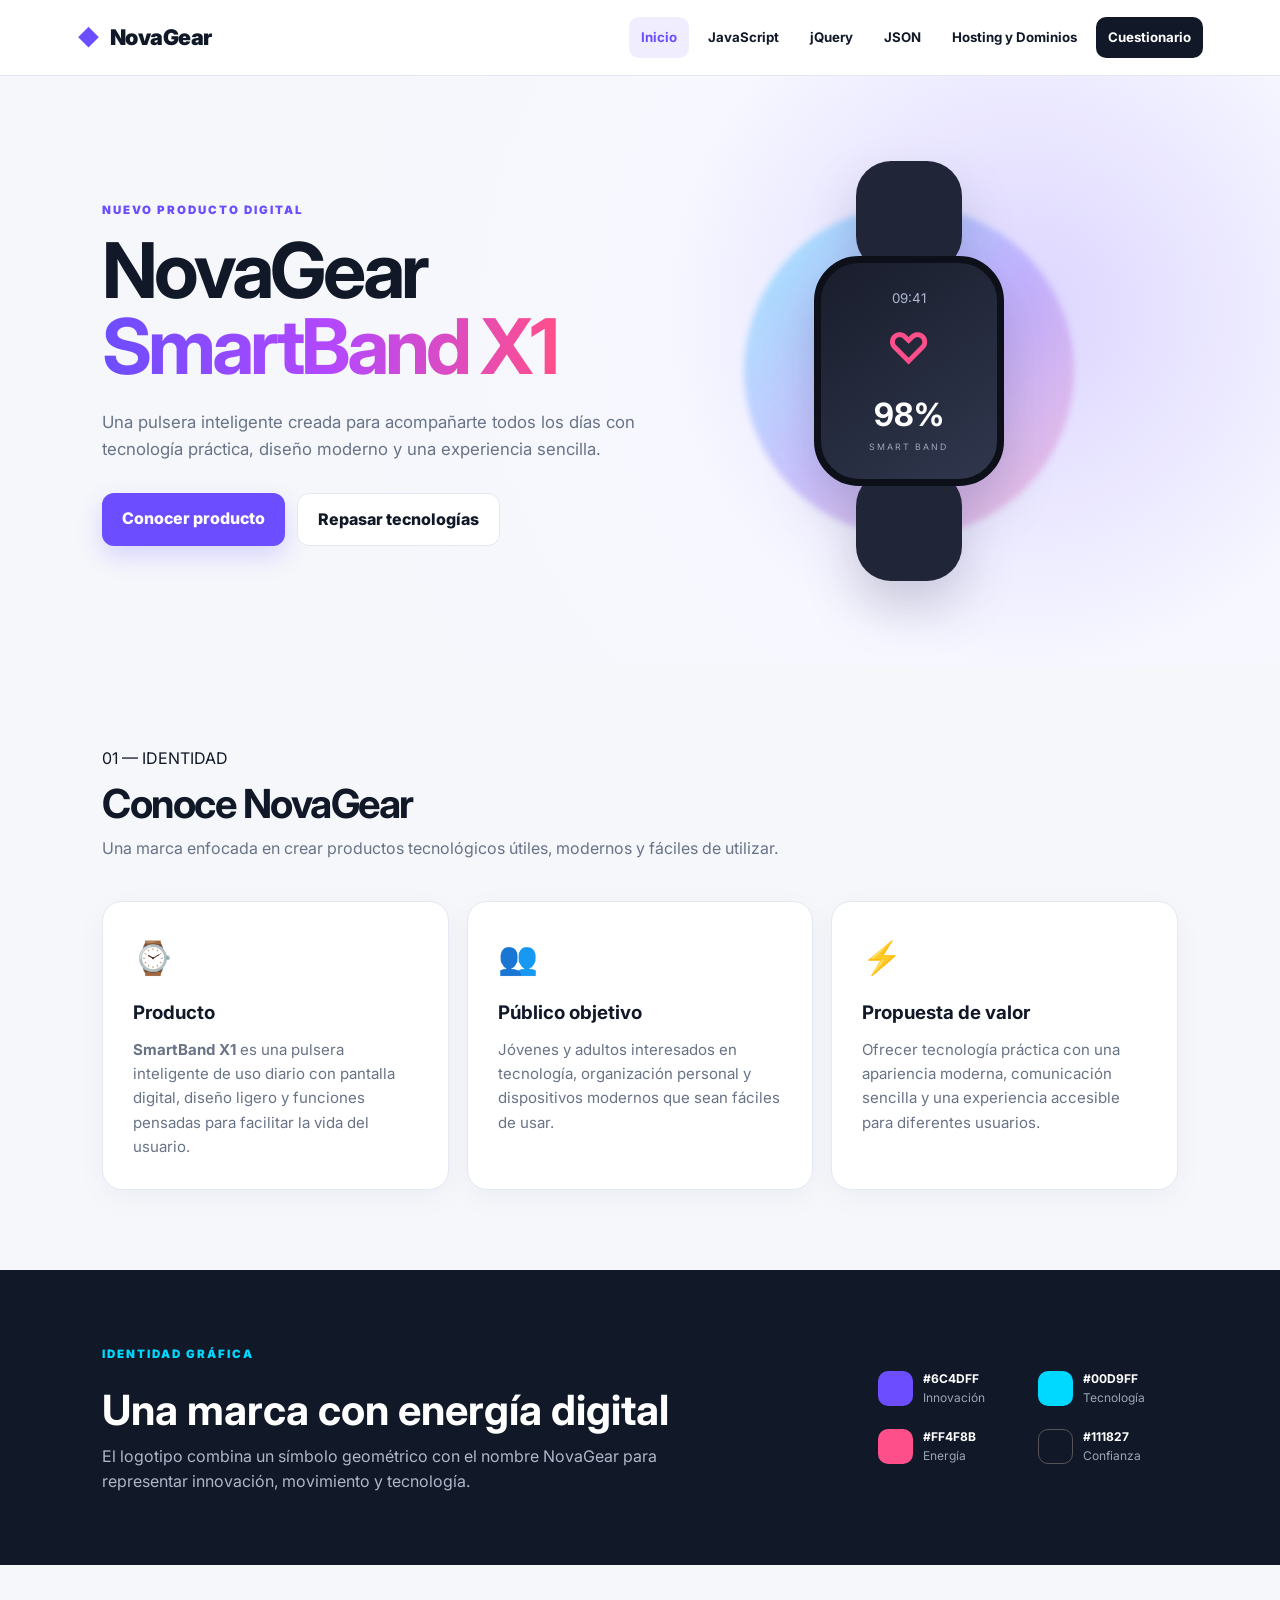
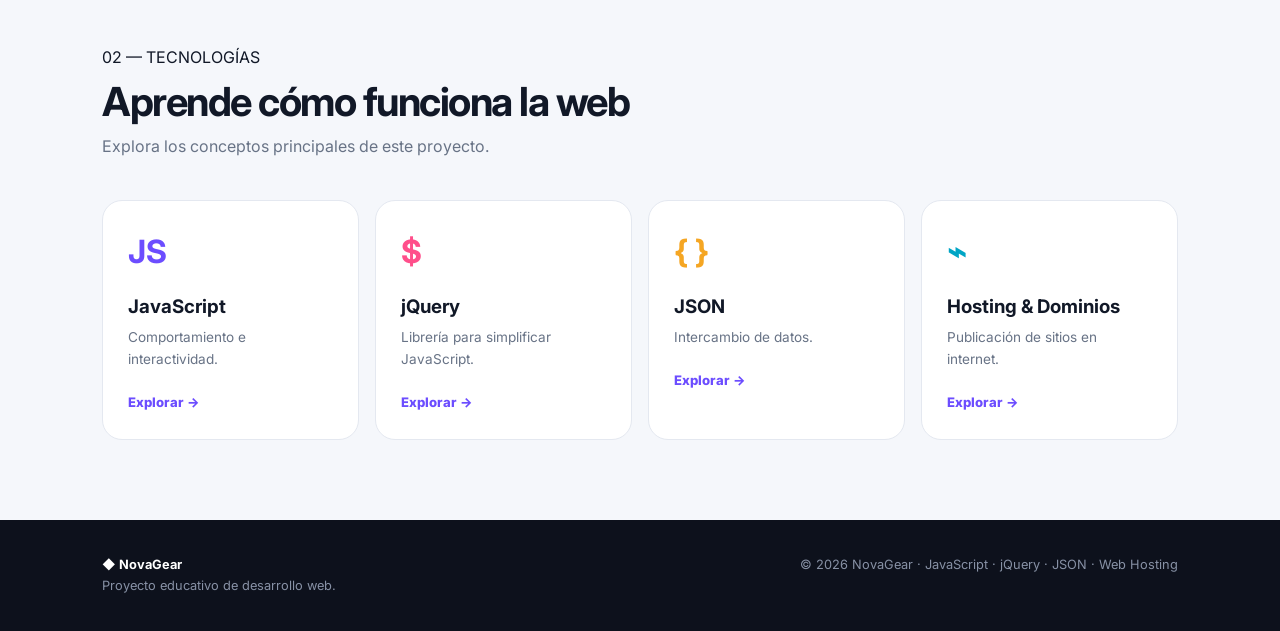
<file: index.html>
<!DOCTYPE html>
<html lang="es">
<head>
  <meta charset="UTF-8">
  <meta name="viewport" content="width=device-width, initial-scale=1.0">
  <title>NovaGear | Tecnología que te mueve</title>
  <link rel="stylesheet" href="css/estilos.css">
</head>
<body>
<header class="header">
  <a class="logo" href="index.html"><span>◆</span> NovaGear</a>
  <button class="menu-btn" onclick="toggleMenu()">☰</button>
  <nav id="nav">
    <a class="active" href="index.html">Inicio</a>
    <a href="javascript.html">JavaScript</a>
    <a href="jquery.html">jQuery</a>
    <a href="json.html">JSON</a>
    <a href="hosting.html">Hosting y Dominios</a>
    <a class="quiz-link" href="cuestionario.html">Cuestionario</a>
  </nav>
</header>

<main>
<section class="hero">
  <div class="hero-text">
    <span class="tag">NUEVO PRODUCTO DIGITAL</span>
    <h1>NovaGear<br><strong>SmartBand X1</strong></h1>
    <p>Una pulsera inteligente creada para acompañarte todos los días con tecnología práctica, diseño moderno y una experiencia sencilla.</p>
    <div class="buttons">
      <a class="btn primary" href="#producto">Conocer producto</a>
      <a class="btn outline" href="cuestionario.html">Repasar tecnologías</a>
    </div>
  </div>
  <div class="product-art">
    <div class="orb"></div>
    <div class="watch">
      <div class="strap top"></div>
      <div class="screen">
        <small>09:41</small>
        <b>♡</b>
        <strong>98%</strong>
        <span>SMART BAND</span>
      </div>
      <div class="strap bottom"></div>
    </div>
  </div>
</section>

<section id="producto" class="section">
  <div class="section-title">
    <span>01 — IDENTIDAD</span>
    <h2>Conoce NovaGear</h2>
    <p>Una marca enfocada en crear productos tecnológicos útiles, modernos y fáciles de utilizar.</p>
  </div>
  <div class="cards three">
    <article class="card">
      <div class="icon">⌚</div><h3>Producto</h3>
      <p><b>SmartBand X1</b> es una pulsera inteligente de uso diario con pantalla digital, diseño ligero y funciones pensadas para facilitar la vida del usuario.</p>
    </article>
    <article class="card">
      <div class="icon">👥</div><h3>Público objetivo</h3>
      <p>Jóvenes y adultos interesados en tecnología, organización personal y dispositivos modernos que sean fáciles de usar.</p>
    </article>
    <article class="card">
      <div class="icon">⚡</div><h3>Propuesta de valor</h3>
      <p>Ofrecer tecnología práctica con una apariencia moderna, comunicación sencilla y una experiencia accesible para diferentes usuarios.</p>
    </article>
  </div>
</section>

<section class="brand-section">
  <div>
    <span class="tag">IDENTIDAD GRÁFICA</span>
    <h2>Una marca con energía digital</h2>
    <p>El logotipo combina un símbolo geométrico con el nombre NovaGear para representar innovación, movimiento y tecnología.</p>
  </div>
  <div class="palette">
    <div><i class="c1"></i><b>#6C4DFF</b><span>Innovación</span></div>
    <div><i class="c2"></i><b>#00D9FF</b><span>Tecnología</span></div>
    <div><i class="c3"></i><b>#FF4F8B</b><span>Energía</span></div>
    <div><i class="c4"></i><b>#111827</b><span>Confianza</span></div>
  </div>
</section>

<section class="section">
  <div class="section-title">
    <span>02 — TECNOLOGÍAS</span>
    <h2>Aprende cómo funciona la web</h2>
    <p>Explora los conceptos principales de este proyecto.</p>
  </div>
  <div class="tech-grid">
    <a href="javascript.html" class="tech js"><b>JS</b><h3>JavaScript</h3><p>Comportamiento e interactividad.</p><span>Explorar →</span></a>
    <a href="jquery.html" class="tech jq"><b>$</b><h3>jQuery</h3><p>Librería para simplificar JavaScript.</p><span>Explorar →</span></a>
    <a href="json.html" class="tech json"><b>{ }</b><h3>JSON</h3><p>Intercambio de datos.</p><span>Explorar →</span></a>
    <a href="hosting.html" class="tech web"><b>⌁</b><h3>Hosting & Dominios</h3><p>Publicación de sitios en internet.</p><span>Explorar →</span></a>
  </div>
</section>
</main>

<footer><div><b>◆ NovaGear</b><p>Proyecto educativo de desarrollo web.</p></div><p>© 2026 NovaGear · JavaScript · jQuery · JSON · Web Hosting</p></footer>
<script src="js/app.js"></script>
</body>
</html>
</file>
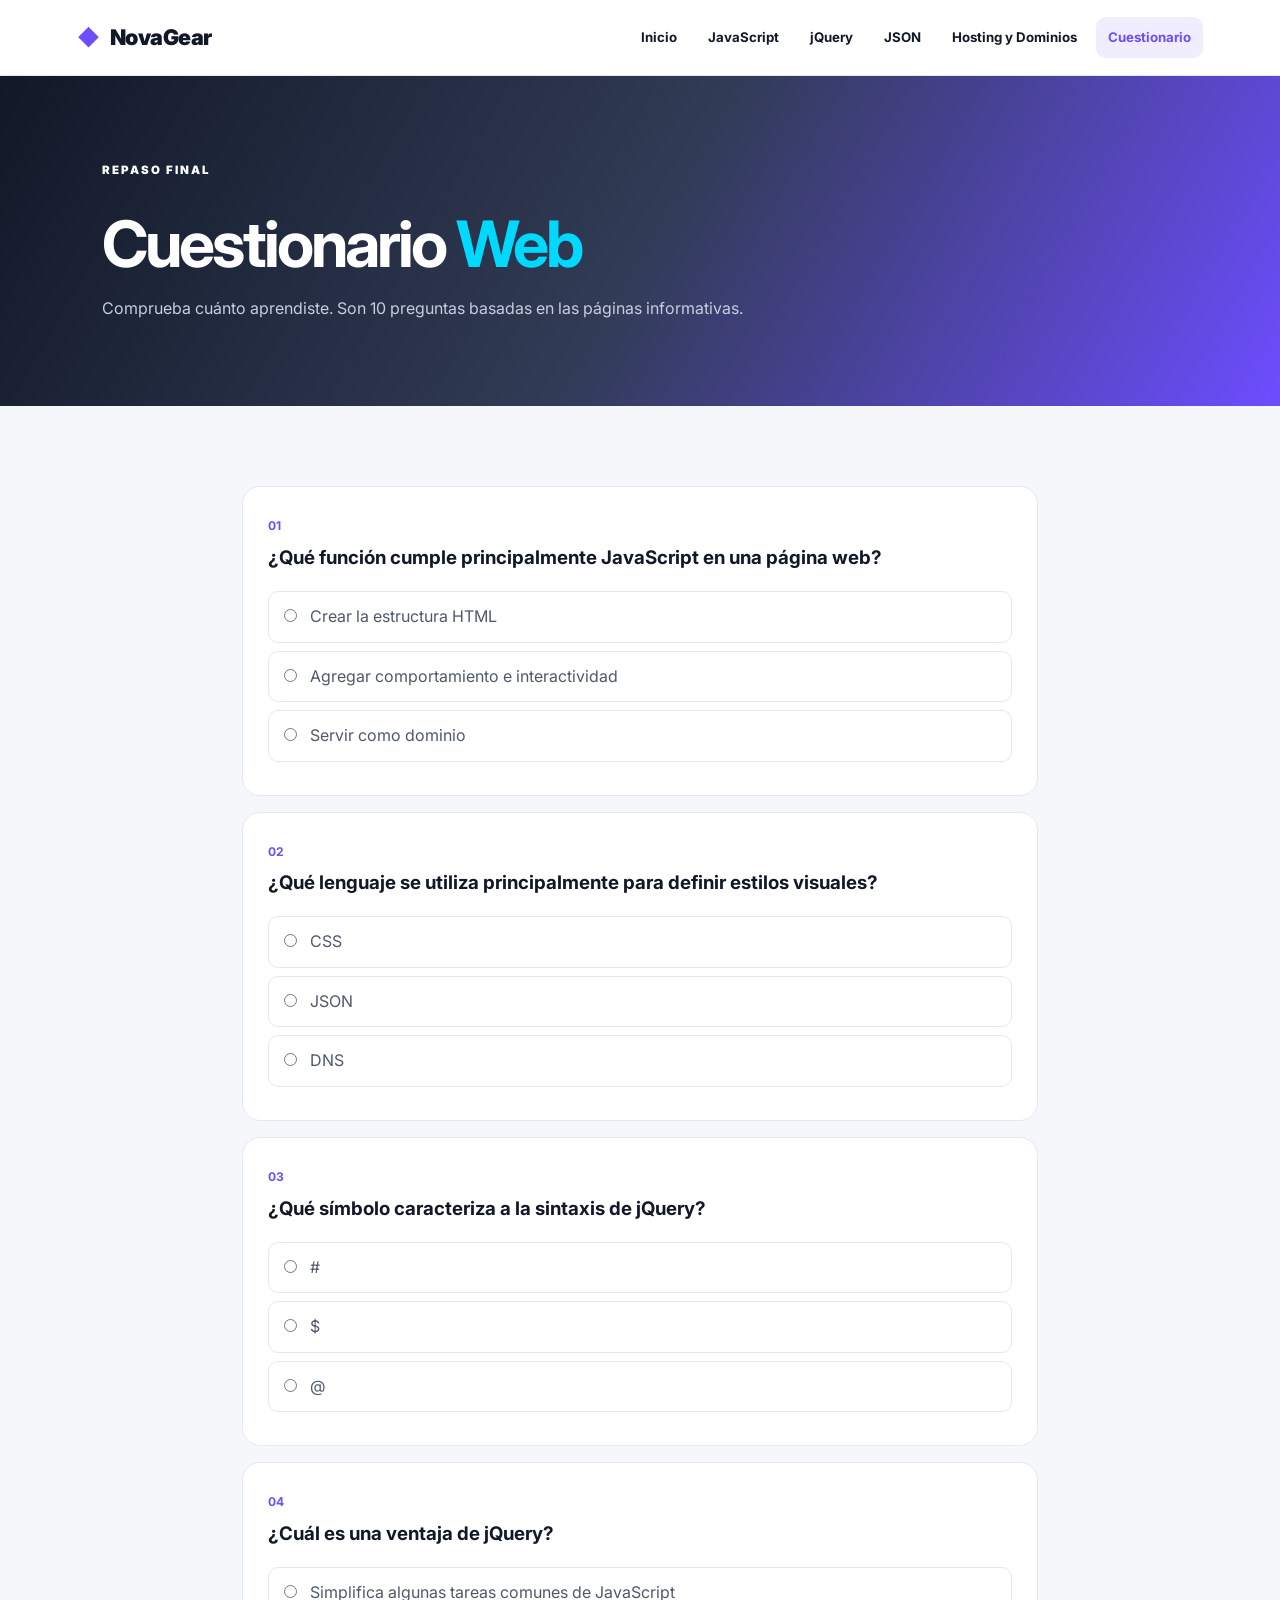
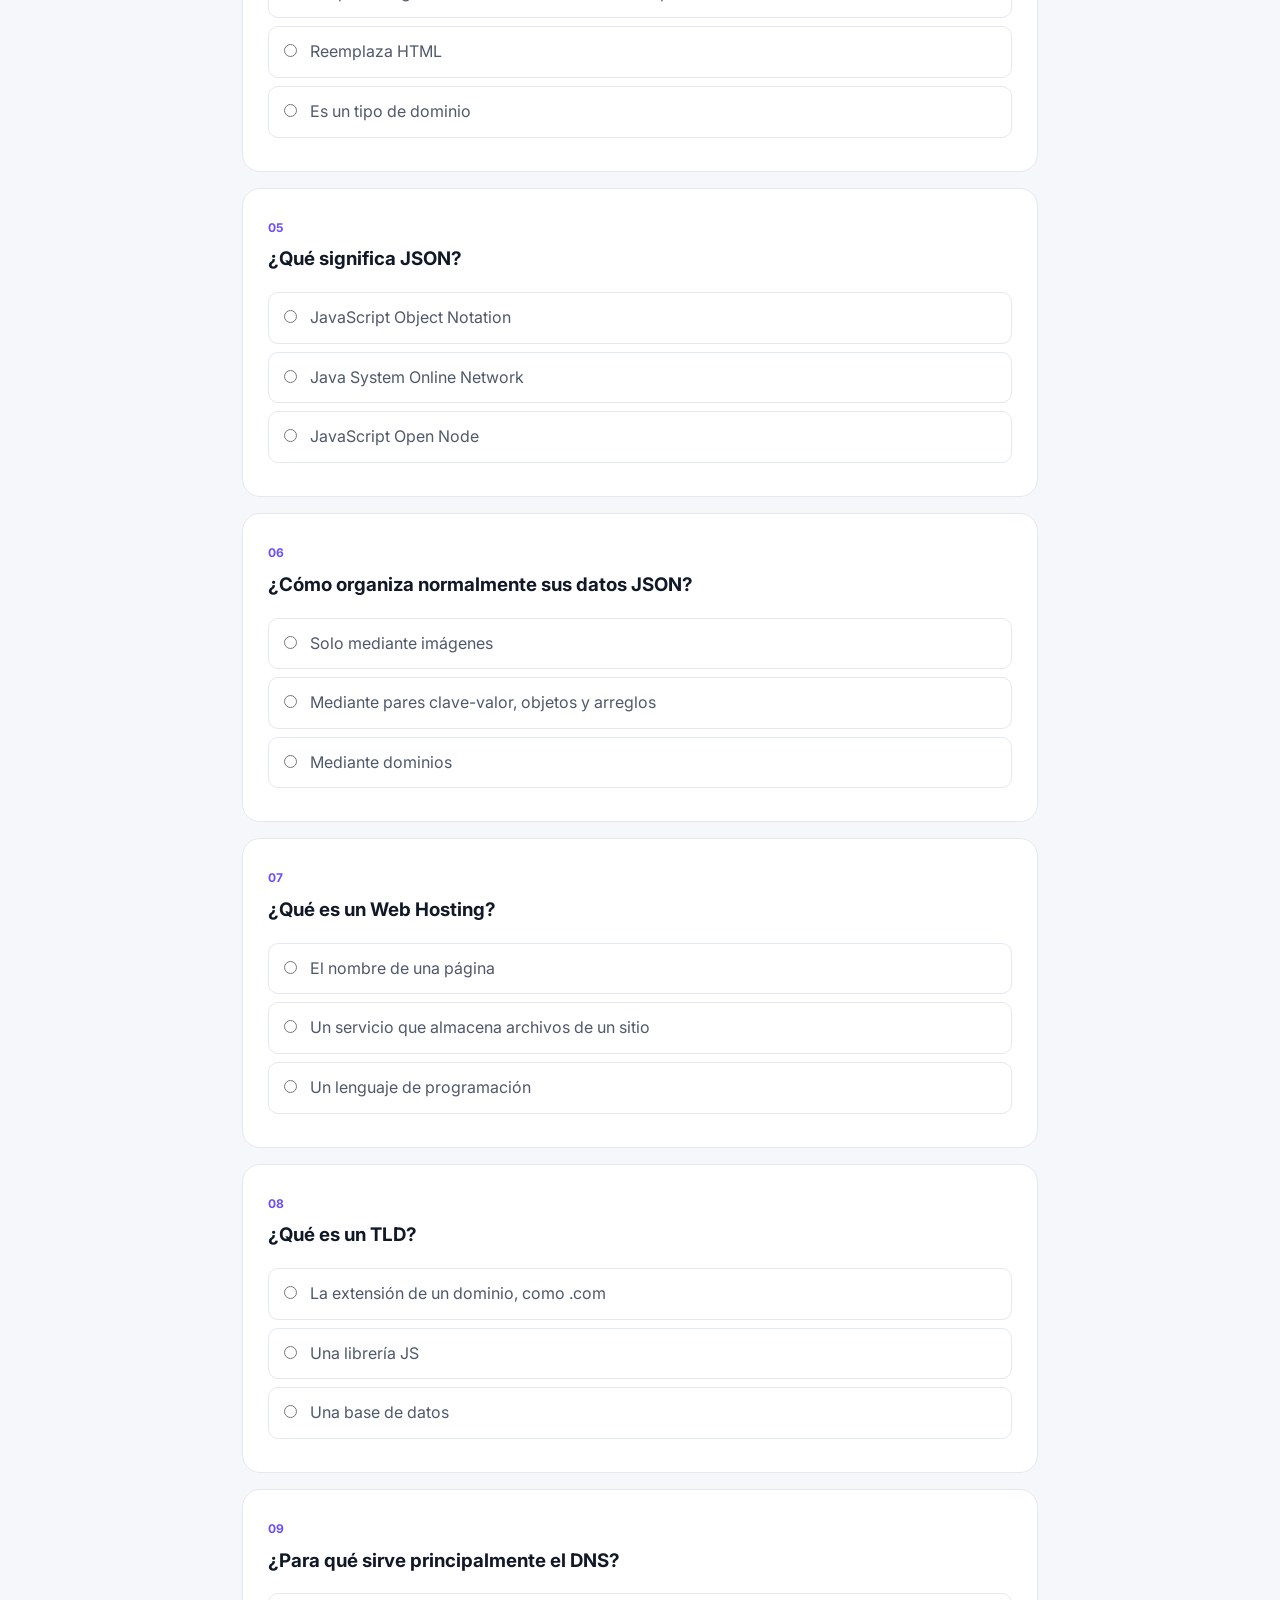
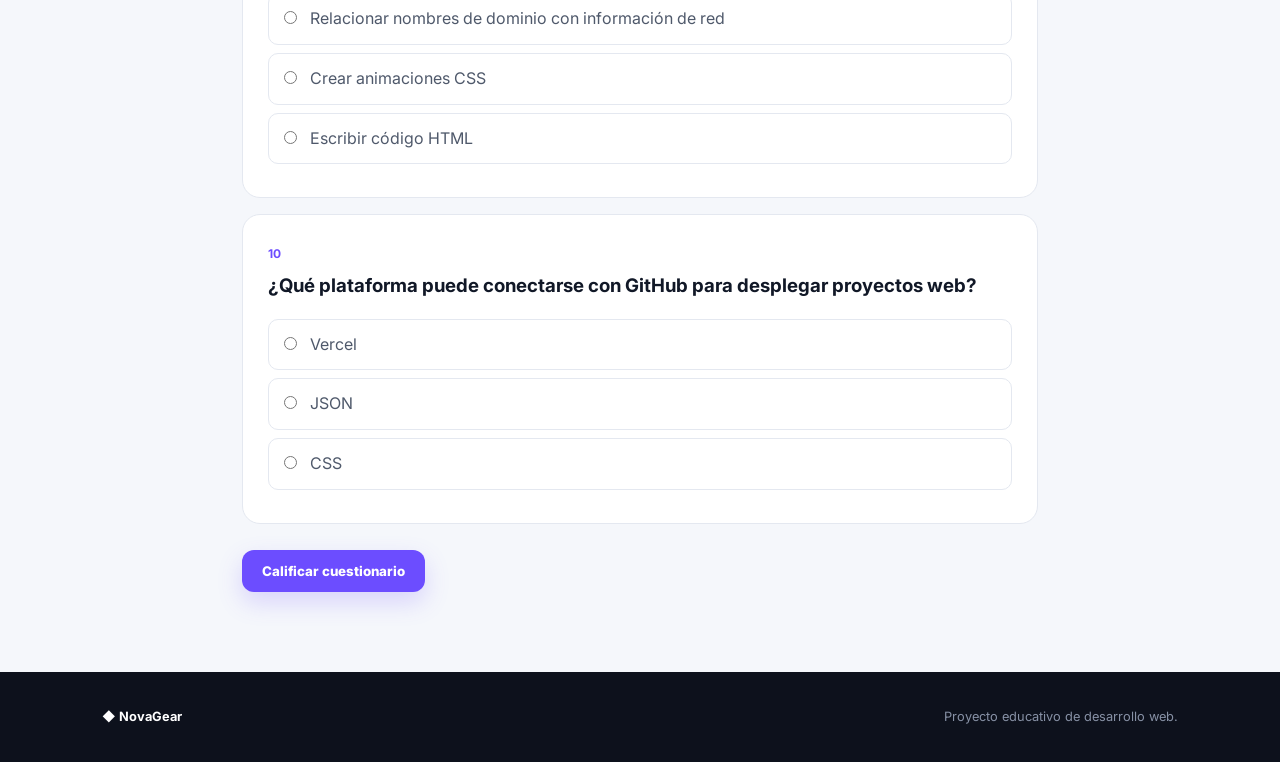
<file: cuestionario.html>
<!DOCTYPE html>
<html lang="es"><head><meta charset="UTF-8"><meta name="viewport" content="width=device-width, initial-scale=1.0"><title>Cuestionario Web | NovaGear</title><link rel="stylesheet" href="css/estilos.css"></head>
<body><header class="header"><a class="logo" href="index.html"><span>◆</span> NovaGear</a><button class="menu-btn" onclick="toggleMenu()">☰</button><nav id="nav"><a href="index.html">Inicio</a><a href="javascript.html">JavaScript</a><a href="jquery.html">jQuery</a><a href="json.html">JSON</a><a href="hosting.html">Hosting y Dominios</a><a class="quiz-link active" href="cuestionario.html">Cuestionario</a></nav></header>
<main class="page"><div class="page-hero quiz-bg"><span class="tag">REPASO FINAL</span><h1>Cuestionario <em>Web</em></h1><p>Comprueba cuánto aprendiste. Son 10 preguntas basadas en las páginas informativas.</p></div>
<section class="quiz section"><form id="quizForm">
<div class="question"><b>01</b><h3>¿Qué función cumple principalmente JavaScript en una página web?</h3><label><input type="radio" name="q1" value="a"> Crear la estructura HTML</label><label><input type="radio" name="q1" value="b"> Agregar comportamiento e interactividad</label><label><input type="radio" name="q1" value="c"> Servir como dominio</label></div>
<div class="question"><b>02</b><h3>¿Qué lenguaje se utiliza principalmente para definir estilos visuales?</h3><label><input type="radio" name="q2" value="a"> CSS</label><label><input type="radio" name="q2" value="b"> JSON</label><label><input type="radio" name="q2" value="c"> DNS</label></div>
<div class="question"><b>03</b><h3>¿Qué símbolo caracteriza a la sintaxis de jQuery?</h3><label><input type="radio" name="q3" value="a"> #</label><label><input type="radio" name="q3" value="b"> $</label><label><input type="radio" name="q3" value="c"> @</label></div>
<div class="question"><b>04</b><h3>¿Cuál es una ventaja de jQuery?</h3><label><input type="radio" name="q4" value="a"> Simplifica algunas tareas comunes de JavaScript</label><label><input type="radio" name="q4" value="b"> Reemplaza HTML</label><label><input type="radio" name="q4" value="c"> Es un tipo de dominio</label></div>
<div class="question"><b>05</b><h3>¿Qué significa JSON?</h3><label><input type="radio" name="q5" value="a"> JavaScript Object Notation</label><label><input type="radio" name="q5" value="b"> Java System Online Network</label><label><input type="radio" name="q5" value="c"> JavaScript Open Node</label></div>
<div class="question"><b>06</b><h3>¿Cómo organiza normalmente sus datos JSON?</h3><label><input type="radio" name="q6" value="a"> Solo mediante imágenes</label><label><input type="radio" name="q6" value="b"> Mediante pares clave-valor, objetos y arreglos</label><label><input type="radio" name="q6" value="c"> Mediante dominios</label></div>
<div class="question"><b>07</b><h3>¿Qué es un Web Hosting?</h3><label><input type="radio" name="q7" value="a"> El nombre de una página</label><label><input type="radio" name="q7" value="b"> Un servicio que almacena archivos de un sitio</label><label><input type="radio" name="q7" value="c"> Un lenguaje de programación</label></div>
<div class="question"><b>08</b><h3>¿Qué es un TLD?</h3><label><input type="radio" name="q8" value="a"> La extensión de un dominio, como .com</label><label><input type="radio" name="q8" value="b"> Una librería JS</label><label><input type="radio" name="q8" value="c"> Una base de datos</label></div>
<div class="question"><b>09</b><h3>¿Para qué sirve principalmente el DNS?</h3><label><input type="radio" name="q9" value="a"> Relacionar nombres de dominio con información de red</label><label><input type="radio" name="q9" value="b"> Crear animaciones CSS</label><label><input type="radio" name="q9" value="c"> Escribir código HTML</label></div>
<div class="question"><b>10</b><h3>¿Qué plataforma puede conectarse con GitHub para desplegar proyectos web?</h3><label><input type="radio" name="q10" value="a"> Vercel</label><label><input type="radio" name="q10" value="b"> JSON</label><label><input type="radio" name="q10" value="c"> CSS</label></div>
<button type="submit" class="btn primary submit">Calificar cuestionario</button></form><div id="resultado" class="result"></div></section></main>
<footer><b>◆ NovaGear</b><p>Proyecto educativo de desarrollo web.</p></footer><script src="js/app.js"></script></body></html>
</file>
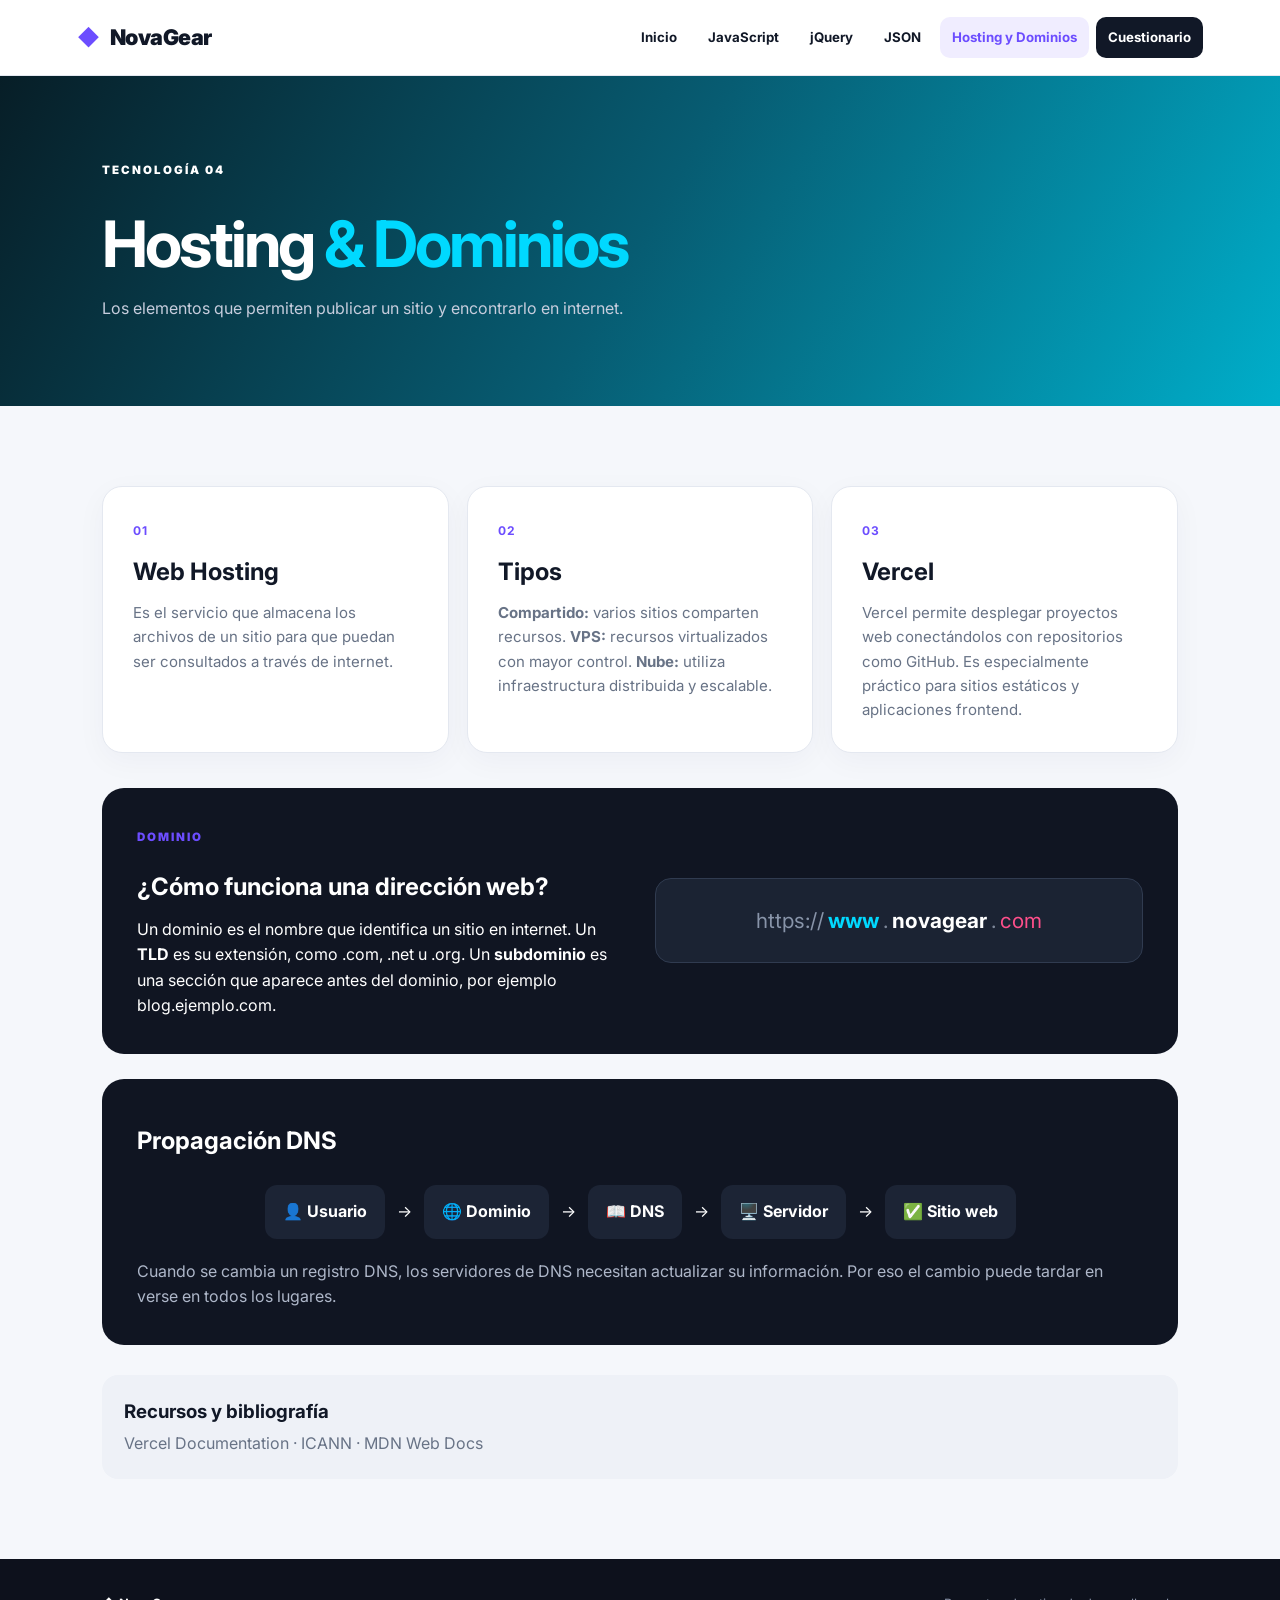
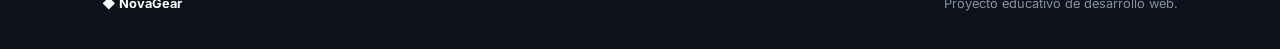
<file: hosting.html>
<!DOCTYPE html>
<html lang="es"><head><meta charset="UTF-8"><meta name="viewport" content="width=device-width, initial-scale=1.0"><title>Hosting y Dominios | NovaGear</title><link rel="stylesheet" href="css/estilos.css"></head>
<body><header class="header"><a class="logo" href="index.html"><span>◆</span> NovaGear</a><button class="menu-btn" onclick="toggleMenu()">☰</button><nav id="nav"><a href="index.html">Inicio</a><a href="javascript.html">JavaScript</a><a href="jquery.html">jQuery</a><a href="json.html">JSON</a><a class="active" href="hosting.html">Hosting y Dominios</a><a class="quiz-link" href="cuestionario.html">Cuestionario</a></nav></header>
<main class="page"><div class="page-hero web-bg"><span class="tag">TECNOLOGÍA 04</span><h1>Hosting <em>& Dominios</em></h1><p>Los elementos que permiten publicar un sitio y encontrarlo en internet.</p></div>
<section class="section"><div class="info-grid"><article class="info-card"><b class="num">01</b><h2>Web Hosting</h2><p>Es el servicio que almacena los archivos de un sitio para que puedan ser consultados a través de internet.</p></article><article class="info-card"><b class="num">02</b><h2>Tipos</h2><p><b>Compartido:</b> varios sitios comparten recursos. <b>VPS:</b> recursos virtualizados con mayor control. <b>Nube:</b> utiliza infraestructura distribuida y escalable.</p></article><article class="info-card"><b class="num">03</b><h2>Vercel</h2><p>Vercel permite desplegar proyectos web conectándolos con repositorios como GitHub. Es especialmente práctico para sitios estáticos y aplicaciones frontend.</p></article></div>
<div class="domain-box"><div><span class="tag">DOMINIO</span><h2>¿Cómo funciona una dirección web?</h2><p>Un dominio es el nombre que identifica un sitio en internet. Un <b>TLD</b> es su extensión, como .com, .net u .org. Un <b>subdominio</b> es una sección que aparece antes del dominio, por ejemplo blog.ejemplo.com.</p></div><div class="domain-example"><span>https://</span><b>www</b><i>.</i><strong>novagear</strong><i>.</i><em>com</em></div></div>
<div class="dns"><h2>Propagación DNS</h2><div class="dns-flow"><div>👤 Usuario</div><span>→</span><div>🌐 Dominio</div><span>→</span><div>📖 DNS</div><span>→</span><div>🖥️ Servidor</div><span>→</span><div>✅ Sitio web</div></div><p>Cuando se cambia un registro DNS, los servidores de DNS necesitan actualizar su información. Por eso el cambio puede tardar en verse en todos los lugares.</p></div>
<div class="sources"><h3>Recursos y bibliografía</h3><p>Vercel Documentation · ICANN · MDN Web Docs</p></div></section></main>
<footer><b>◆ NovaGear</b><p>Proyecto educativo de desarrollo web.</p></footer><script src="js/app.js"></script></body></html>
</file>
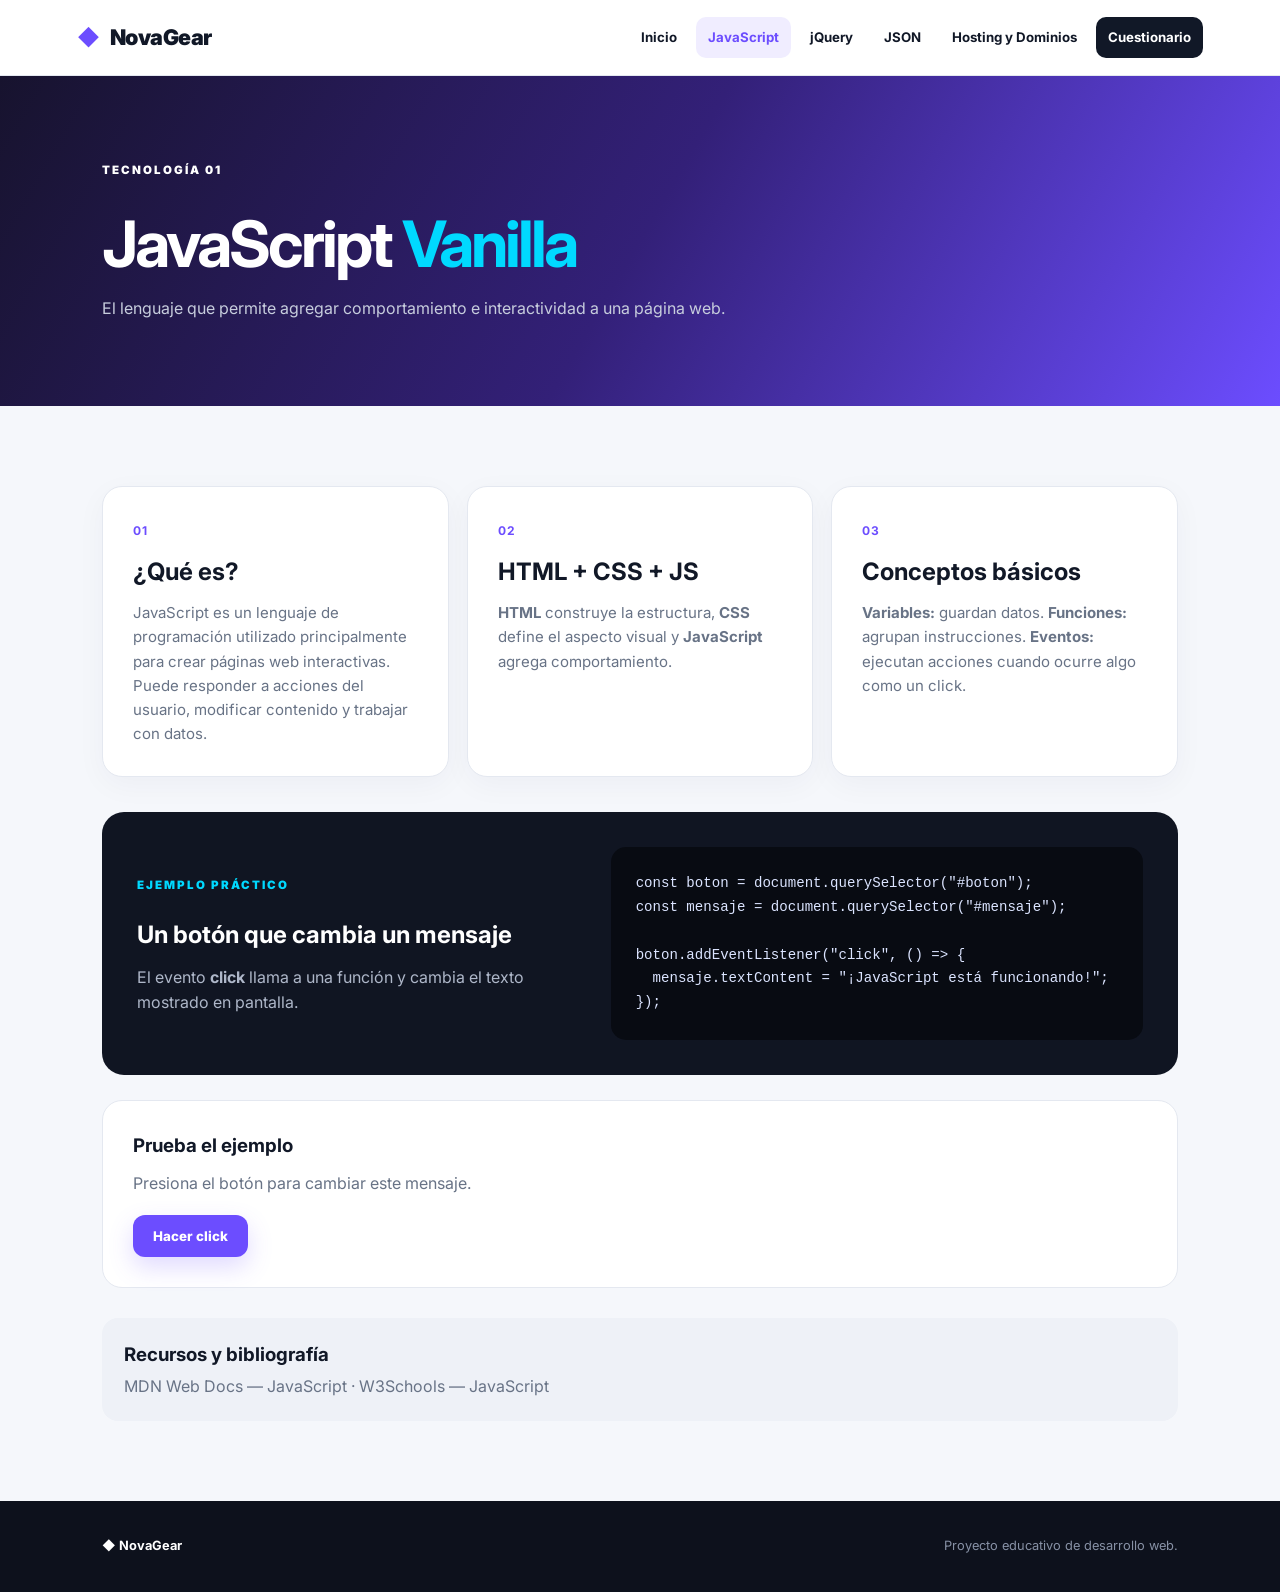
<file: javascript.html>
<!DOCTYPE html>
<html lang="es"><head><meta charset="UTF-8"><meta name="viewport" content="width=device-width, initial-scale=1.0"><title>JavaScript | NovaGear</title><link rel="stylesheet" href="css/estilos.css"></head>
<body><header class="header"><a class="logo" href="index.html"><span>◆</span> NovaGear</a><button class="menu-btn" onclick="toggleMenu()">☰</button><nav id="nav"><a href="index.html">Inicio</a><a class="active" href="javascript.html">JavaScript</a><a href="jquery.html">jQuery</a><a href="json.html">JSON</a><a href="hosting.html">Hosting y Dominios</a><a class="quiz-link" href="cuestionario.html">Cuestionario</a></nav></header>
<main class="page"><div class="page-hero js-bg"><span class="tag">TECNOLOGÍA 01</span><h1>JavaScript <em>Vanilla</em></h1><p>El lenguaje que permite agregar comportamiento e interactividad a una página web.</p></div>
<section class="section"><div class="info-grid"><article class="info-card"><b class="num">01</b><h2>¿Qué es?</h2><p>JavaScript es un lenguaje de programación utilizado principalmente para crear páginas web interactivas. Puede responder a acciones del usuario, modificar contenido y trabajar con datos.</p></article><article class="info-card"><b class="num">02</b><h2>HTML + CSS + JS</h2><p><b>HTML</b> construye la estructura, <b>CSS</b> define el aspecto visual y <b>JavaScript</b> agrega comportamiento.</p></article><article class="info-card"><b class="num">03</b><h2>Conceptos básicos</h2><p><b>Variables:</b> guardan datos. <b>Funciones:</b> agrupan instrucciones. <b>Eventos:</b> ejecutan acciones cuando ocurre algo como un click.</p></article></div>
<div class="code-demo"><div><span class="tag">EJEMPLO PRÁCTICO</span><h2>Un botón que cambia un mensaje</h2><p>El evento <b>click</b> llama a una función y cambia el texto mostrado en pantalla.</p></div><pre><code>const boton = document.querySelector("#boton");
const mensaje = document.querySelector("#mensaje");

boton.addEventListener("click", () => {
  mensaje.textContent = "¡JavaScript está funcionando!";
});</code></pre></div>
<div class="live-demo"><h3>Prueba el ejemplo</h3><p id="mensaje">Presiona el botón para cambiar este mensaje.</p><button class="btn primary" id="boton">Hacer click</button></div>
<div class="sources"><h3>Recursos y bibliografía</h3><p>MDN Web Docs — JavaScript · W3Schools — JavaScript</p></div></section></main>
<footer><b>◆ NovaGear</b><p>Proyecto educativo de desarrollo web.</p></footer><script src="js/app.js"></script></body></html>
</file>
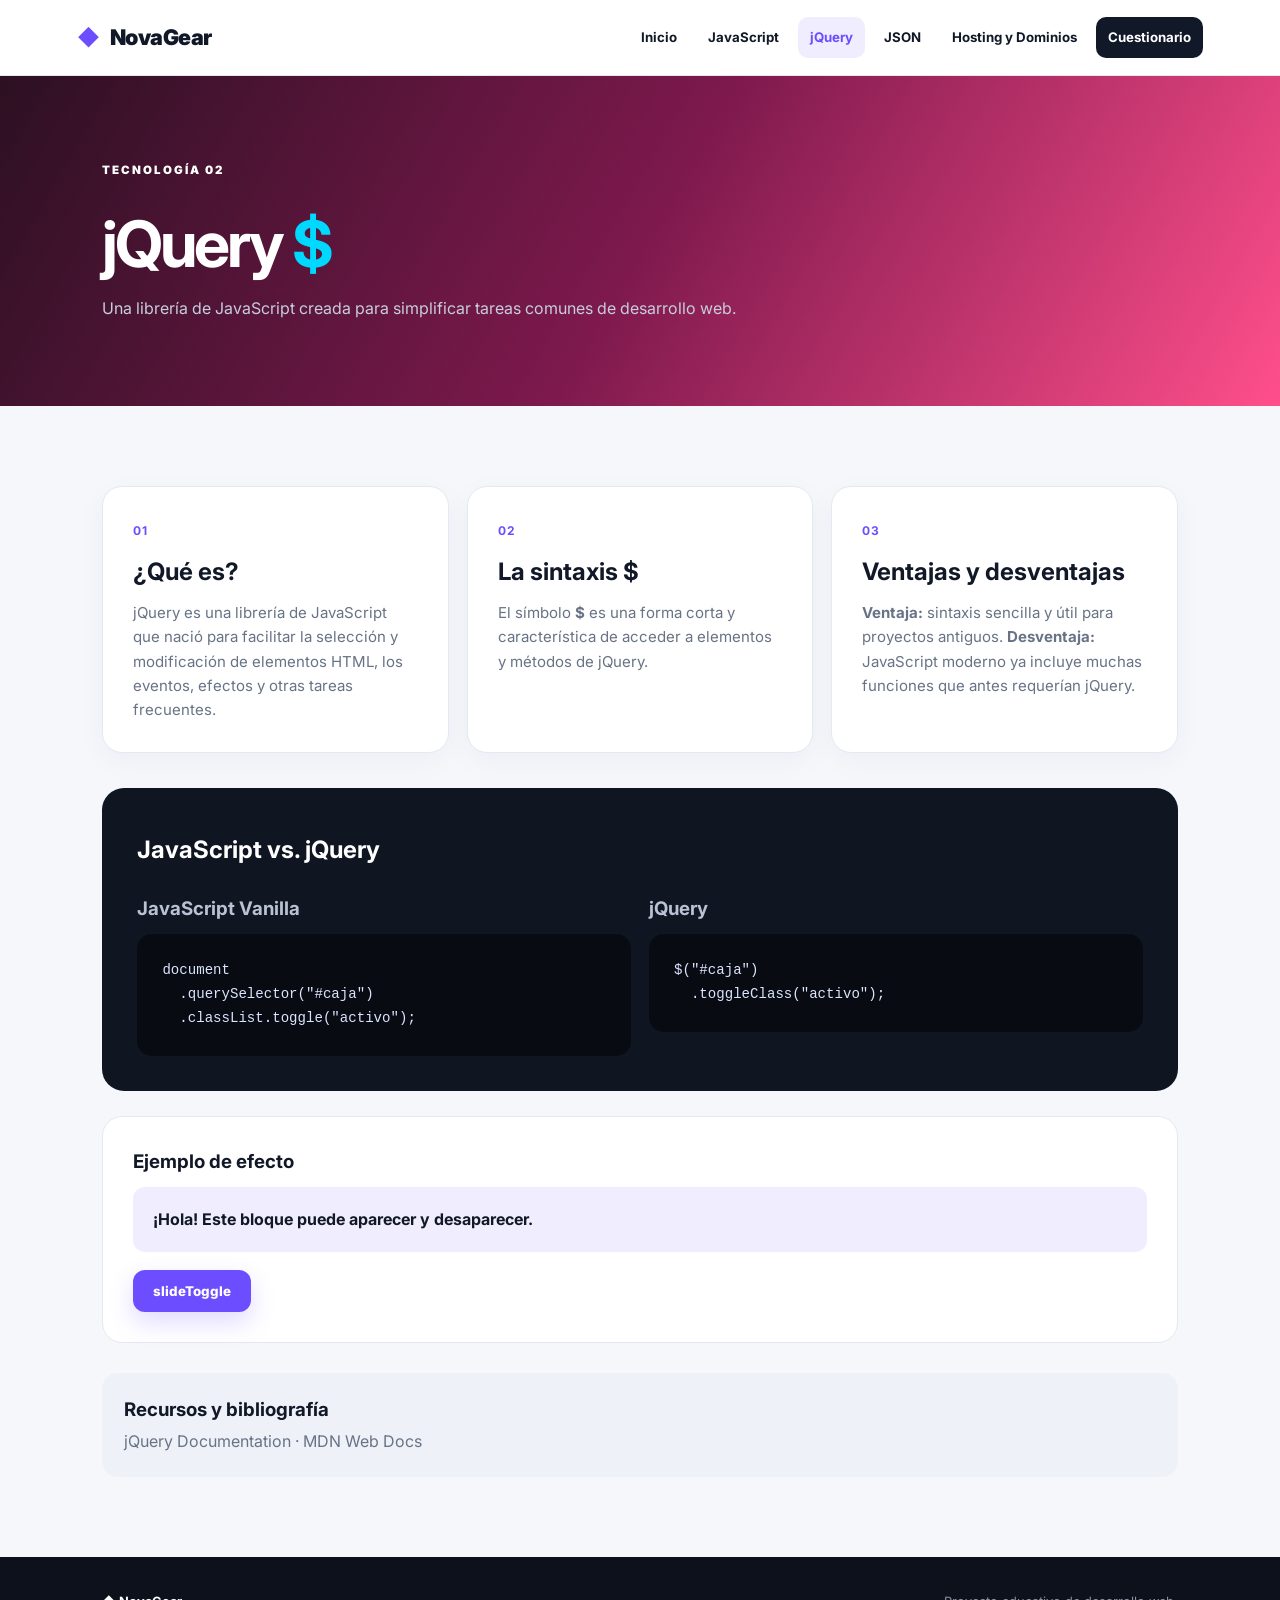
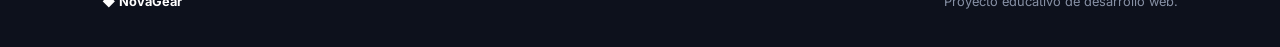
<file: jquery.html>
<!DOCTYPE html>
<html lang="es"><head><meta charset="UTF-8"><meta name="viewport" content="width=device-width, initial-scale=1.0"><title>jQuery | NovaGear</title><link rel="stylesheet" href="css/estilos.css"></head>
<body><header class="header"><a class="logo" href="index.html"><span>◆</span> NovaGear</a><button class="menu-btn" onclick="toggleMenu()">☰</button><nav id="nav"><a href="index.html">Inicio</a><a href="javascript.html">JavaScript</a><a class="active" href="jquery.html">jQuery</a><a href="json.html">JSON</a><a href="hosting.html">Hosting y Dominios</a><a class="quiz-link" href="cuestionario.html">Cuestionario</a></nav></header>
<main class="page"><div class="page-hero jq-bg"><span class="tag">TECNOLOGÍA 02</span><h1>jQuery <em>$</em></h1><p>Una librería de JavaScript creada para simplificar tareas comunes de desarrollo web.</p></div>
<section class="section"><div class="info-grid"><article class="info-card"><b class="num">01</b><h2>¿Qué es?</h2><p>jQuery es una librería de JavaScript que nació para facilitar la selección y modificación de elementos HTML, los eventos, efectos y otras tareas frecuentes.</p></article><article class="info-card"><b class="num">02</b><h2>La sintaxis $</h2><p>El símbolo <b>$</b> es una forma corta y característica de acceder a elementos y métodos de jQuery.</p></article><article class="info-card"><b class="num">03</b><h2>Ventajas y desventajas</h2><p><b>Ventaja:</b> sintaxis sencilla y útil para proyectos antiguos. <b>Desventaja:</b> JavaScript moderno ya incluye muchas funciones que antes requerían jQuery.</p></article></div>
<div class="compare"><h2>JavaScript vs. jQuery</h2><div class="compare-grid"><div><h3>JavaScript Vanilla</h3><pre><code>document
  .querySelector("#caja")
  .classList.toggle("activo");</code></pre></div><div><h3>jQuery</h3><pre><code>$("#caja")
  .toggleClass("activo");</code></pre></div></div></div>
<div class="live-demo"><h3>Ejemplo de efecto</h3><div id="cajaJQ" class="demo-box">¡Hola! Este bloque puede aparecer y desaparecer.</div><button class="btn primary" id="toggleJQ">slideToggle</button></div>
<div class="sources"><h3>Recursos y bibliografía</h3><p>jQuery Documentation · MDN Web Docs</p></div></section></main>
<footer><b>◆ NovaGear</b><p>Proyecto educativo de desarrollo web.</p></footer><script src="https://code.jquery.com/jquery-3.7.1.min.js"></script><script src="js/app.js"></script></body></html>
</file>
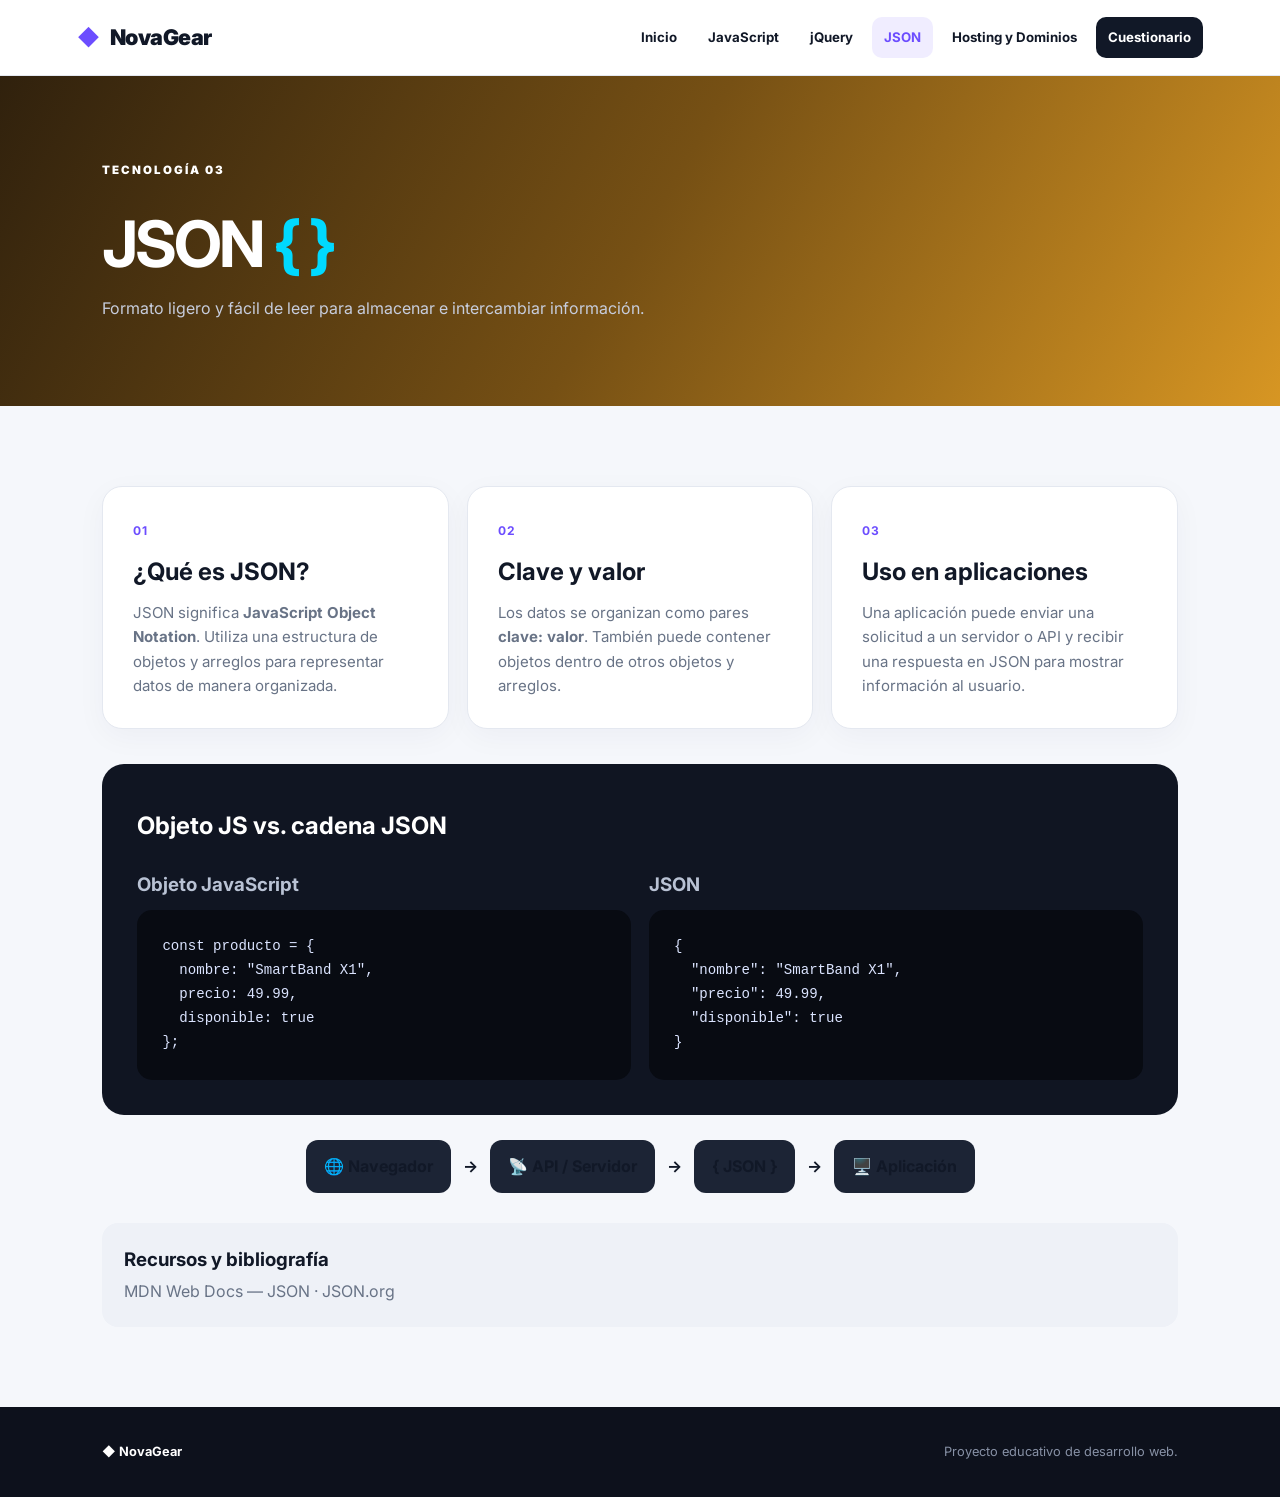
<file: json.html>
<!DOCTYPE html>
<html lang="es"><head><meta charset="UTF-8"><meta name="viewport" content="width=device-width, initial-scale=1.0"><title>JSON | NovaGear</title><link rel="stylesheet" href="css/estilos.css"></head>
<body><header class="header"><a class="logo" href="index.html"><span>◆</span> NovaGear</a><button class="menu-btn" onclick="toggleMenu()">☰</button><nav id="nav"><a href="index.html">Inicio</a><a href="javascript.html">JavaScript</a><a href="jquery.html">jQuery</a><a class="active" href="json.html">JSON</a><a href="hosting.html">Hosting y Dominios</a><a class="quiz-link" href="cuestionario.html">Cuestionario</a></nav></header>
<main class="page"><div class="page-hero json-bg"><span class="tag">TECNOLOGÍA 03</span><h1>JSON <em>{ }</em></h1><p>Formato ligero y fácil de leer para almacenar e intercambiar información.</p></div>
<section class="section"><div class="info-grid"><article class="info-card"><b class="num">01</b><h2>¿Qué es JSON?</h2><p>JSON significa <b>JavaScript Object Notation</b>. Utiliza una estructura de objetos y arreglos para representar datos de manera organizada.</p></article><article class="info-card"><b class="num">02</b><h2>Clave y valor</h2><p>Los datos se organizan como pares <b>clave: valor</b>. También puede contener objetos dentro de otros objetos y arreglos.</p></article><article class="info-card"><b class="num">03</b><h2>Uso en aplicaciones</h2><p>Una aplicación puede enviar una solicitud a un servidor o API y recibir una respuesta en JSON para mostrar información al usuario.</p></article></div>
<div class="compare"><h2>Objeto JS vs. cadena JSON</h2><div class="compare-grid"><div><h3>Objeto JavaScript</h3><pre><code>const producto = {
  nombre: "SmartBand X1",
  precio: 49.99,
  disponible: true
};</code></pre></div><div><h3>JSON</h3><pre><code>{
  "nombre": "SmartBand X1",
  "precio": 49.99,
  "disponible": true
}</code></pre></div></div></div>
<div class="flow"><div>🌐 Navegador</div><b>→</b><div>📡 API / Servidor</div><b>→</b><div>{ JSON }</div><b>→</b><div>🖥️ Aplicación</div></div>
<div class="sources"><h3>Recursos y bibliografía</h3><p>MDN Web Docs — JSON · JSON.org</p></div></section></main>
<footer><b>◆ NovaGear</b><p>Proyecto educativo de desarrollo web.</p></footer><script src="js/app.js"></script></body></html>
</file>
<file: css/estilos.css>
@import url('https://fonts.googleapis.com/css2?family=Inter:wght@400;500;600;700;800;900&display=swap');
:root{--purple:#6C4DFF;--cyan:#00D9FF;--pink:#FF4F8B;--dark:#111827;--muted:#687386;--light:#f5f7fb;--white:#fff;--border:#e4e8f0}
*{box-sizing:border-box;margin:0;padding:0}html{scroll-behavior:smooth}body{font-family:Inter,Arial,sans-serif;color:var(--dark);background:var(--light);line-height:1.6}a{text-decoration:none;color:inherit}.header{height:76px;background:#fff;display:flex;align-items:center;justify-content:space-between;padding:0 6%;border-bottom:1px solid var(--border);position:sticky;top:0;z-index:20}.logo{font-size:1.35rem;font-weight:900;letter-spacing:-.5px}.logo span{color:var(--purple);margin-right:7px}.header nav{display:flex;align-items:center;gap:7px}.header nav a{font-size:.83rem;font-weight:700;padding:10px 12px;border-radius:10px}.header nav a:hover,.header nav a.active{background:#f0edff;color:var(--purple)}.header nav .quiz-link{background:var(--dark);color:#fff}.header nav .quiz-link:hover{background:var(--purple);color:#fff}.menu-btn{display:none;border:0;background:none;font-size:1.5rem}.hero{min-height:590px;padding:75px 8%;display:grid;grid-template-columns:1fr 1fr;align-items:center;overflow:hidden;background:radial-gradient(circle at 80% 40%,#dcd5ff 0,#f7f8ff 34%,#f5f7fb 65%)}.hero-text{max-width:650px}.tag{display:inline-block;color:var(--purple);font-size:.72rem;font-weight:900;letter-spacing:2px;margin-bottom:14px}.hero h1{font-size:clamp(3rem,6vw,5.7rem);line-height:.98;letter-spacing:-4px;margin-bottom:25px}.hero h1 strong{background:linear-gradient(90deg,var(--purple),#b348ff,var(--pink));-webkit-background-clip:text;color:transparent}.hero p{font-size:1.05rem;color:var(--muted);max-width:570px;margin-bottom:30px}.buttons{display:flex;gap:12px;flex-wrap:wrap}.btn{display:inline-block;border:0;padding:13px 20px;border-radius:12px;font-weight:800;cursor:pointer;font-family:inherit}.btn.primary{background:var(--purple);color:#fff;box-shadow:0 10px 25px #6c4dff35}.btn.primary:hover{transform:translateY(-2px)}.btn.outline{border:1px solid var(--border);background:#fff}.product-art{height:430px;position:relative;display:flex;align-items:center;justify-content:center}.orb{position:absolute;width:330px;height:330px;border-radius:50%;background:linear-gradient(135deg,#00d9ff55,#6c4dff44,#ff4f8b44);filter:blur(3px)}.watch{position:relative;width:190px;height:300px;filter:drop-shadow(0 25px 25px #24244a33)}.strap{position:absolute;left:42px;width:106px;height:110px;background:#202538;border-radius:35px;z-index:1}.strap.top{top:-60px}.strap.bottom{bottom:-60px}.screen{position:absolute;z-index:2;inset:35px 0;width:190px;height:230px;border-radius:45px;background:linear-gradient(145deg,#191d2c,#30374d);border:7px solid #0d1019;color:#fff;display:flex;flex-direction:column;align-items:center;justify-content:center}.screen small{color:#aeb7d0}.screen b{font-size:2.7rem;color:var(--pink);margin:5px}.screen strong{font-size:2rem}.screen span{font-size:.55rem;letter-spacing:2px;color:#9ba5bc}.section{padding:80px 8%;max-width:1400px;margin:auto}.section-title{margin-bottom:40px}.section-title h2{font-size:2.5rem;letter-spacing:-1.5px}.section-title p{color:var(--muted)}.cards{display:grid;gap:18px}.three{grid-template-columns:repeat(3,1fr)}.card,.info-card{background:#fff;border:1px solid var(--border);padding:30px;border-radius:20px;box-shadow:0 8px 30px #1a24400a}.card .icon{font-size:2rem;margin-bottom:15px}.card h3{margin-bottom:10px}.card p,.info-card p{color:var(--muted);font-size:.94rem}.brand-section{padding:70px 8%;background:var(--dark);color:#fff;display:flex;justify-content:space-between;gap:50px;align-items:center}.brand-section h2{font-size:2.6rem;max-width:600px}.brand-section p{color:#aeb7c9;max-width:600px}.brand-section .tag{color:var(--cyan)}.palette{display:grid;grid-template-columns:1fr 1fr;gap:20px;min-width:300px}.palette div{display:grid;grid-template-columns:35px 1fr;column-gap:10px;align-items:center;font-size:.75rem}.palette i{width:35px;height:35px;border-radius:10px;grid-row:span 2}.palette span{color:#9aa5b8}.c1{background:#6C4DFF}.c2{background:#00D9FF}.c3{background:#FF4F8B}.c4{background:#111827;border:1px solid #555}.tech-grid{display:grid;grid-template-columns:repeat(4,1fr);gap:16px}.tech{background:#fff;border:1px solid var(--border);border-radius:20px;padding:25px;transition:.2s}.tech:hover{transform:translateY(-5px);box-shadow:0 15px 35px #17213a12}.tech>b{display:block;font-size:2rem;color:var(--purple);margin-bottom:15px}.tech h3{margin-bottom:5px}.tech p{font-size:.85rem;color:var(--muted);margin-bottom:18px}.tech span{font-weight:800;color:var(--purple);font-size:.82rem}.tech.jq>b{color:var(--pink)}.tech.json>b{color:#f5a623}.tech.web>b{color:#00a5c5}footer{padding:35px 8%;background:#0d111c;color:#fff;display:flex;justify-content:space-between;gap:20px;font-size:.8rem}footer p{color:#8791a5}.page-hero{padding:85px 8%;color:#fff;min-height:330px;display:flex;flex-direction:column;justify-content:center}.page-hero h1{font-size:4rem;letter-spacing:-3px}.page-hero h1 em{font-style:normal;color:var(--cyan)}.page-hero p{max-width:700px;color:#c7cddd}.js-bg{background:linear-gradient(120deg,#17132e,#332078,#6c4dff)}.jq-bg{background:linear-gradient(120deg,#2c1022,#7d194d,#ff4f8b)}.json-bg{background:linear-gradient(120deg,#30210d,#765014,#d79623)}.web-bg{background:linear-gradient(120deg,#071e27,#075c72,#00aeca)}.quiz-bg{background:linear-gradient(120deg,#111827,#313b55,#6c4dff)}.page-hero .tag{color:#fff}.info-grid{display:grid;grid-template-columns:repeat(3,1fr);gap:18px;margin-bottom:35px}.info-card .num{color:var(--purple);font-size:.75rem;letter-spacing:1px}.info-card h2{margin:10px 0}.code-demo,.compare,.domain-box,.dns{background:#101522;color:#fff;border-radius:22px;padding:35px;margin:25px 0;display:grid;grid-template-columns:1fr 1.2fr;gap:30px;align-items:center}.code-demo h2,.compare h2,.domain-box h2,.dns h2{margin:8px 0 10px}.code-demo p{color:#aeb7c9}.code-demo .tag{color:var(--cyan)}pre{background:#080b12;padding:25px;border-radius:15px;overflow:auto;color:#dbe4ff;font-family:Consolas,monospace;font-size:.88rem;line-height:1.7}.live-demo{background:#fff;border:1px solid var(--border);border-radius:20px;padding:30px;margin:25px 0}.live-demo h3{margin-bottom:10px}.live-demo p{color:var(--muted);margin-bottom:18px}.demo-box{padding:20px;background:#f0edff;border-radius:12px;margin-bottom:18px;font-weight:700}.compare{display:block}.compare h2{margin-bottom:25px}.compare-grid{display:grid;grid-template-columns:1fr 1fr;gap:18px}.compare-grid h3{margin-bottom:10px;color:#b9c2d4}.flow,.dns-flow{display:flex;align-items:center;justify-content:center;gap:12px;flex-wrap:wrap;margin-top:25px}.flow div,.dns-flow div{background:#1c2435;padding:14px 18px;border-radius:12px;font-weight:700}.domain-box{grid-template-columns:1fr 1fr}.domain-example{background:#1b2333;border:1px solid #303b50;padding:25px;border-radius:16px;font-size:1.3rem;display:flex;justify-content:center;gap:4px;flex-wrap:wrap}.domain-example span{color:#8894a9}.domain-example b{color:var(--cyan)}.domain-example strong{color:#fff}.domain-example em{color:var(--pink);font-style:normal}.domain-example i{color:#7d8799;font-style:normal}.dns{display:block}.dns p{color:#aeb7c9;margin-top:20px}.sources{margin-top:30px;padding:22px;background:#eef1f7;border-radius:16px;color:var(--muted)}.sources h3{color:var(--dark);margin-bottom:4px}.quiz{max-width:1000px}.question{background:#fff;border:1px solid var(--border);border-radius:18px;padding:25px;margin-bottom:16px}.question>b{color:var(--purple);font-size:.75rem}.question h3{margin:5px 0 18px}.question label{display:block;border:1px solid var(--border);padding:12px 15px;border-radius:10px;margin:8px 0;cursor:pointer;color:#4f596b}.question label:hover{background:#f5f2ff;border-color:#c8bfff}.question input{margin-right:9px}.submit{margin-top:10px}.result{display:none;margin-top:25px;padding:25px;border-radius:18px;background:#111827;color:#fff;text-align:center}.result.show{display:block}.result strong{font-size:2rem;display:block;color:var(--cyan)}@media(max-width:900px){.header{padding:0 5%}.header nav{display:none;position:absolute;top:76px;left:0;right:0;background:#fff;flex-direction:column;align-items:stretch;padding:15px 5%;border-bottom:1px solid var(--border)}.header nav.open{display:flex}.menu-btn{display:block}.hero{grid-template-columns:1fr;padding-top:55px}.product-art{height:350px}.three,.info-grid,.tech-grid{grid-template-columns:1fr 1fr}.brand-section{flex-direction:column;align-items:flex-start}.page-hero h1{font-size:3rem}.code-demo,.domain-box{grid-template-columns:1fr}.compare-grid{grid-template-columns:1fr}}@media(max-width:600px){.hero{padding-left:6%;padding-right:6%}.hero h1{font-size:3rem;letter-spacing:-2px}.section{padding:60px 6%}.three,.info-grid,.tech-grid{grid-template-columns:1fr}.brand-section{padding:55px 6%}.palette{width:100%;min-width:0}.page-hero{padding:65px 6%}.page-hero h1{font-size:2.5rem}.compare,.code-demo,.domain-box,.dns{padding:22px}footer{flex-direction:column}.product-art{transform:scale(.8)}}
</file>
